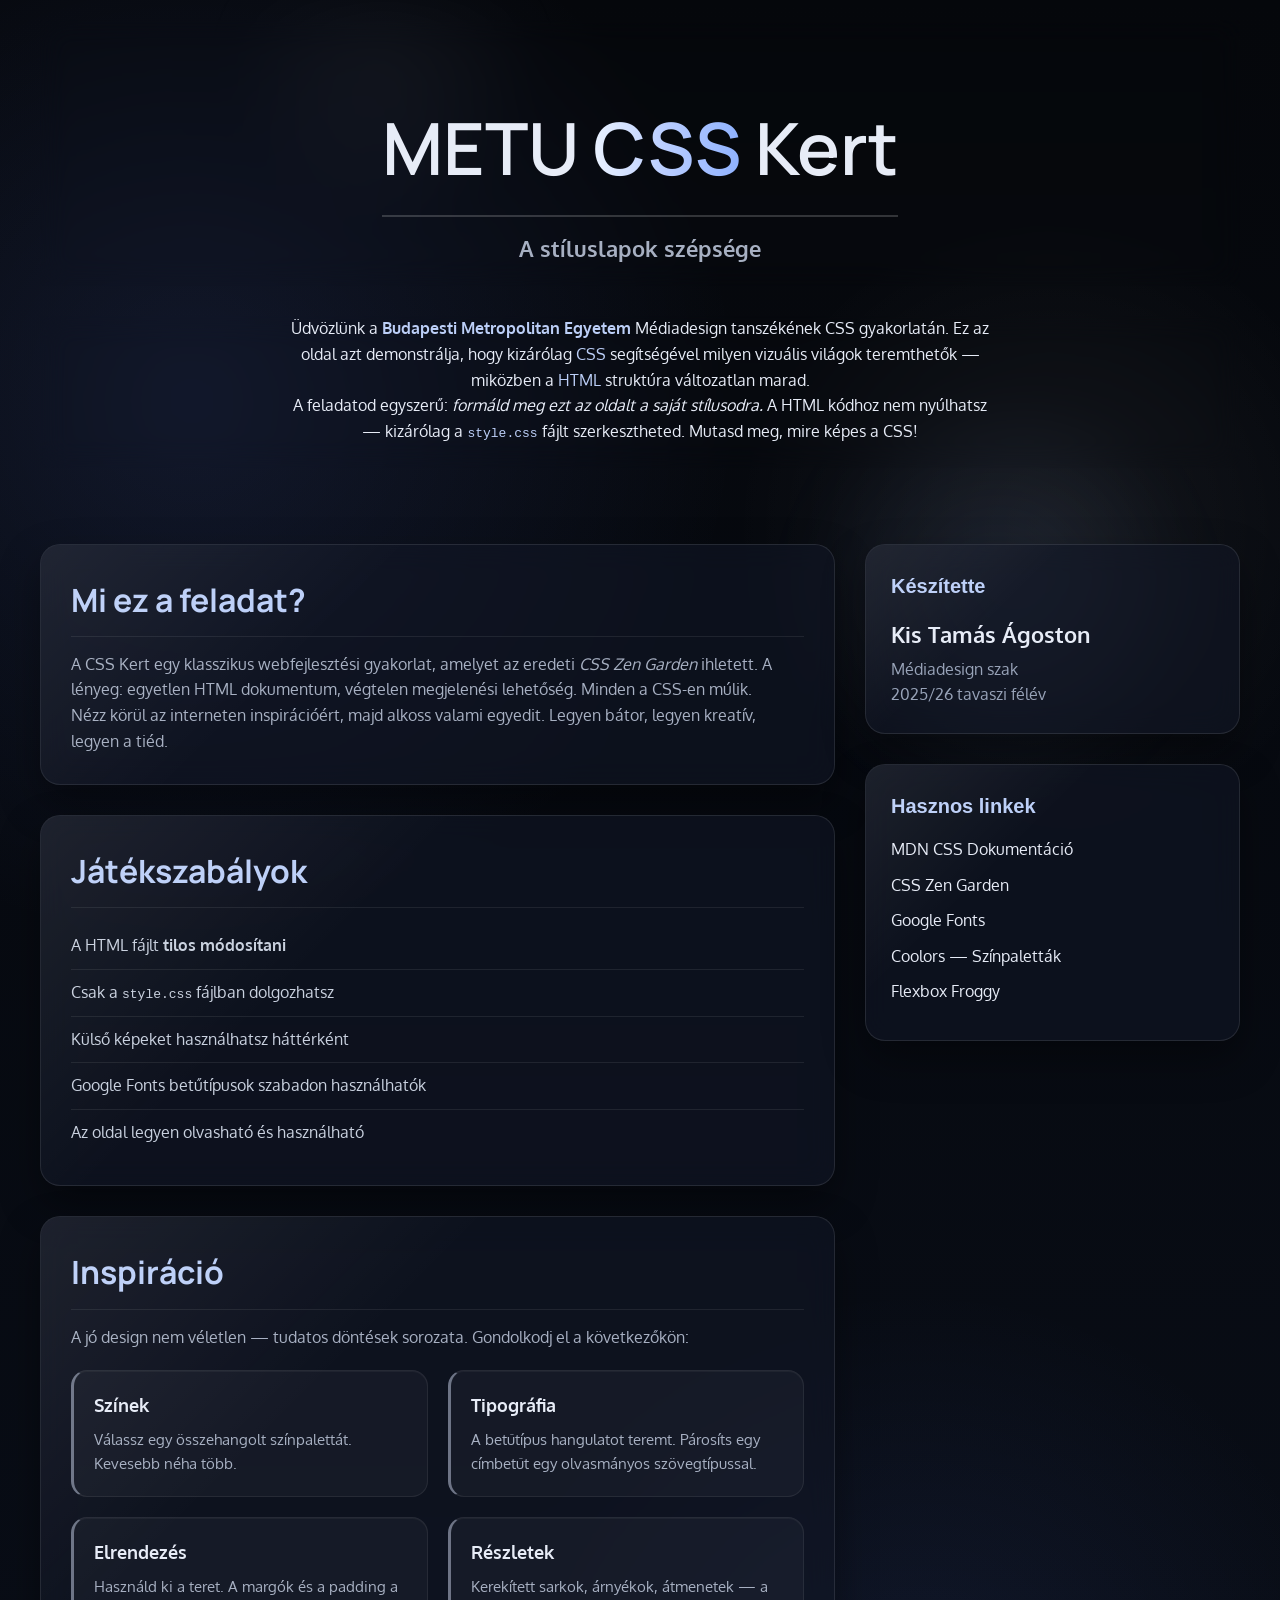
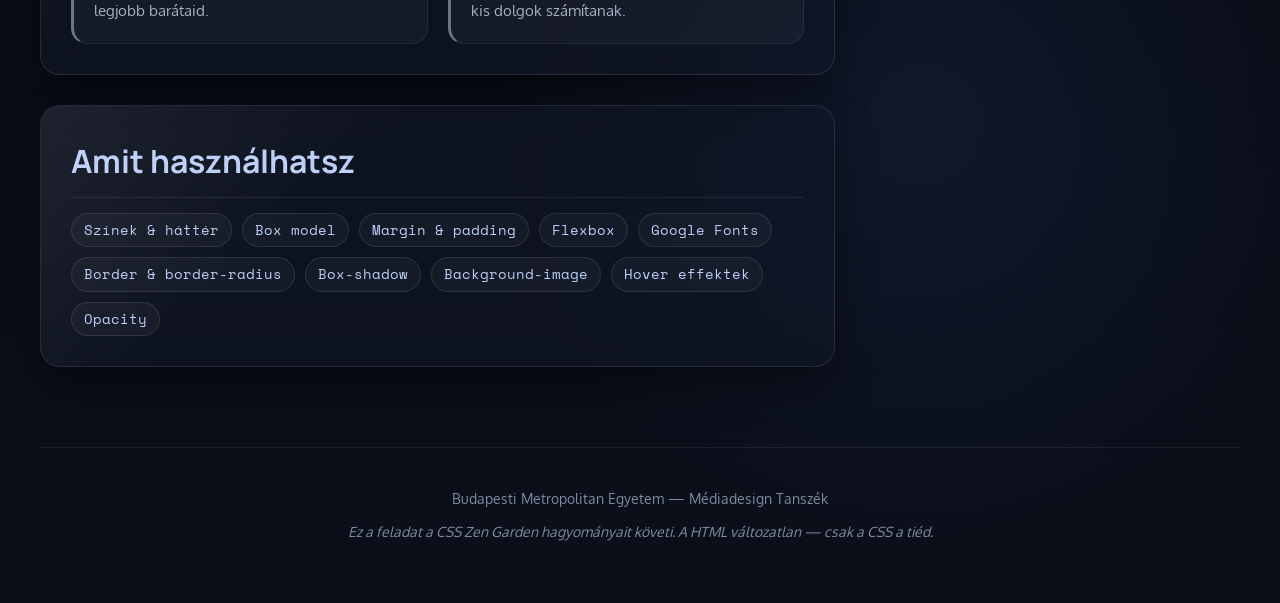
<file: index.html>
<!DOCTYPE html>
<html lang="hu">
<head>
    <meta charset="UTF-8">
    <meta name="viewport" content="width=device-width, initial-scale=1.0">
    <title>METU CSS Kert — A CSS szépsége</title>
    <link rel="stylesheet" href="style.css">
    <link rel="preconnect" href="https://fonts.googleapis.com">
<link rel="preconnect" href="https://fonts.gstatic.com" crossorigin>
<link href="https://fonts.googleapis.com/css2?family=Manrope:wght@400;600;700;800&family=Oxygen:wght@300;400;700&family=Space+Mono:wght@400;700&display=swap" rel="stylesheet"></head>
<body id="metu-css-kert">

    <div class="oldal-keret">

        <!-- FEJLÉC -->
        <header class="fejlec" role="banner">
            <h1 class="fooldal-cim">METU <span class="kiemeles">CSS</span> Kert</h1>
            <h2 class="alcim">A stíluslapok szépsége</h2>
        </header>

        <!-- BEVEZETŐ SZEKCIÓ -->
        <section class="bevezeto" id="intro">
            <div class="bevezeto-szoveg">
                <p>Üdvözlünk a <strong>Budapesti Metropolitan Egyetem</strong> Médiadesign tanszékének CSS gyakorlatán. Ez az oldal azt demonstrálja, hogy kizárólag <abbr title="Cascading Style Sheets">CSS</abbr> segítségével milyen vizuális világok teremthetők — miközben a <abbr title="HyperText Markup Language">HTML</abbr> struktúra változatlan marad.</p>
                <p>A feladatod egyszerű: <em>formáld meg ezt az oldalt a saját stílusodra.</em> A HTML kódhoz nem nyúlhatsz — kizárólag a <code>style.css</code> fájlt szerkesztheted. Mutasd meg, mire képes a CSS!</p>
            </div>
        </section>

        <!-- FŐ TARTALOM -->
        <main class="tartalom" role="main">

            <!-- MI EZ? -->
            <article class="kartya" id="mi-ez">
                <h3 class="kartya-cim">Mi ez a feladat?</h3>
                <p>A CSS Kert egy klasszikus webfejlesztési gyakorlat, amelyet az eredeti <cite>CSS Zen Garden</cite> ihletett. A lényeg: egyetlen HTML dokumentum, végtelen megjelenési lehetőség. Minden a CSS-en múlik.</p>
                <p>Nézz körül az interneten inspirációért, majd alkoss valami egyedit. Legyen bátor, legyen kreatív, legyen a tiéd.</p>
            </article>

            <!-- SZABÁLYOK -->
            <article class="kartya" id="szabalyok">
                <h3 class="kartya-cim">Játékszabályok</h3>
                <ul class="szabaly-lista">
                    <li class="szabaly">A HTML fájlt <strong>tilos módosítani</strong></li>
                    <li class="szabaly">Csak a <code>style.css</code> fájlban dolgozhatsz</li>
                    <li class="szabaly">Külső képeket használhatsz háttérként</li>
                    <li class="szabaly">Google Fonts betűtípusok szabadon használhatók</li>
                    <li class="szabaly">Az oldal legyen olvasható és használható</li>
                </ul>
            </article>

            <!-- INSPIRÁCIÓ -->
            <article class="kartya" id="inspiracio">
                <h3 class="kartya-cim">Inspiráció</h3>
                <p>A jó design nem véletlen — tudatos döntések sorozata. Gondolkodj el a következőkön:</p>
                <div class="inspiracio-racsozat">
                    <div class="inspiracio-elem" id="szinek">
                        <h4>Színek</h4>
                        <p>Válassz egy összehangolt színpalettát. Kevesebb néha több.</p>
                    </div>
                    <div class="inspiracio-elem" id="tipografia">
                        <h4>Tipográfia</h4>
                        <p>A betűtípus hangulatot teremt. Párosíts egy címbetűt egy olvasmányos szövegtípussal.</p>
                    </div>
                    <div class="inspiracio-elem" id="elrendezes">
                        <h4>Elrendezés</h4>
                        <p>Használd ki a teret. A margók és a padding a legjobb barátaid.</p>
                    </div>
                    <div class="inspiracio-elem" id="reszletek">
                        <h4>Részletek</h4>
                        <p>Kerekített sarkok, árnyékok, átmenetek — a kis dolgok számítanak.</p>
                    </div>
                </div>
            </article>

            <!-- TECHNOLÓGIÁK -->
            <article class="kartya" id="technologiak">
                <h3 class="kartya-cim">Amit használhatsz</h3>
                <div class="tech-lista">
                    <span class="tech-badge">Színek &amp; háttér</span>
                    <span class="tech-badge">Box model</span>
                    <span class="tech-badge">Margin &amp; padding</span>
                    <span class="tech-badge">Flexbox</span>
                    <span class="tech-badge">Google Fonts</span>
                    <span class="tech-badge">Border &amp; border-radius</span>
                    <span class="tech-badge">Box-shadow</span>
                    <span class="tech-badge">Background-image</span>
                    <span class="tech-badge">Hover effektek</span>
                    <span class="tech-badge">Opacity</span>
                </div>
            </article>

        </main>

        <!-- OLDALSÁV -->
        <aside class="oldalsav" role="complementary">

            <div class="szerzo-info">
                <h3 class="oldalsav-cim">Készítette</h3>
                <p class="szerzo-nev">Kis Tamás Ágoston</p>
                <p class="szerzo-szak">Médiadesign szak</p>
                <p class="szerzo-ev">2025/26 tavaszi félév</p>
            </div>

            <div class="hasznos-linkek">
                <h3 class="oldalsav-cim">Hasznos linkek</h3>
                <nav role="navigation">
                    <ul class="link-lista">
                        <li><a href="https://developer.mozilla.org/en-US/docs/Web/CSS" class="kulso-link">MDN CSS Dokumentáció</a></li>
                        <li><a href="https://csszengarden.com/" class="kulso-link">CSS Zen Garden</a></li>
                        <li><a href="https://fonts.google.com/" class="kulso-link">Google Fonts</a></li>
                        <li><a href="https://coolors.co/" class="kulso-link">Coolors — Színpaletták</a></li>
                        <li><a href="https://flexboxfroggy.com/" class="kulso-link">Flexbox Froggy</a></li>
                    </ul>
                </nav>
            </div>

        </aside>

        <!-- LÁBLÉC -->
        <footer class="lablec" role="contentinfo">
            <p>Budapesti Metropolitan Egyetem — Médiadesign Tanszék</p>
            <p class="lablec-megjegyzes">Ez a feladat a <cite>CSS Zen Garden</cite> hagyományait követi. A HTML változatlan — csak a CSS a tiéd.</p>
        </footer>

    </div>

</body>
</html>
</file>
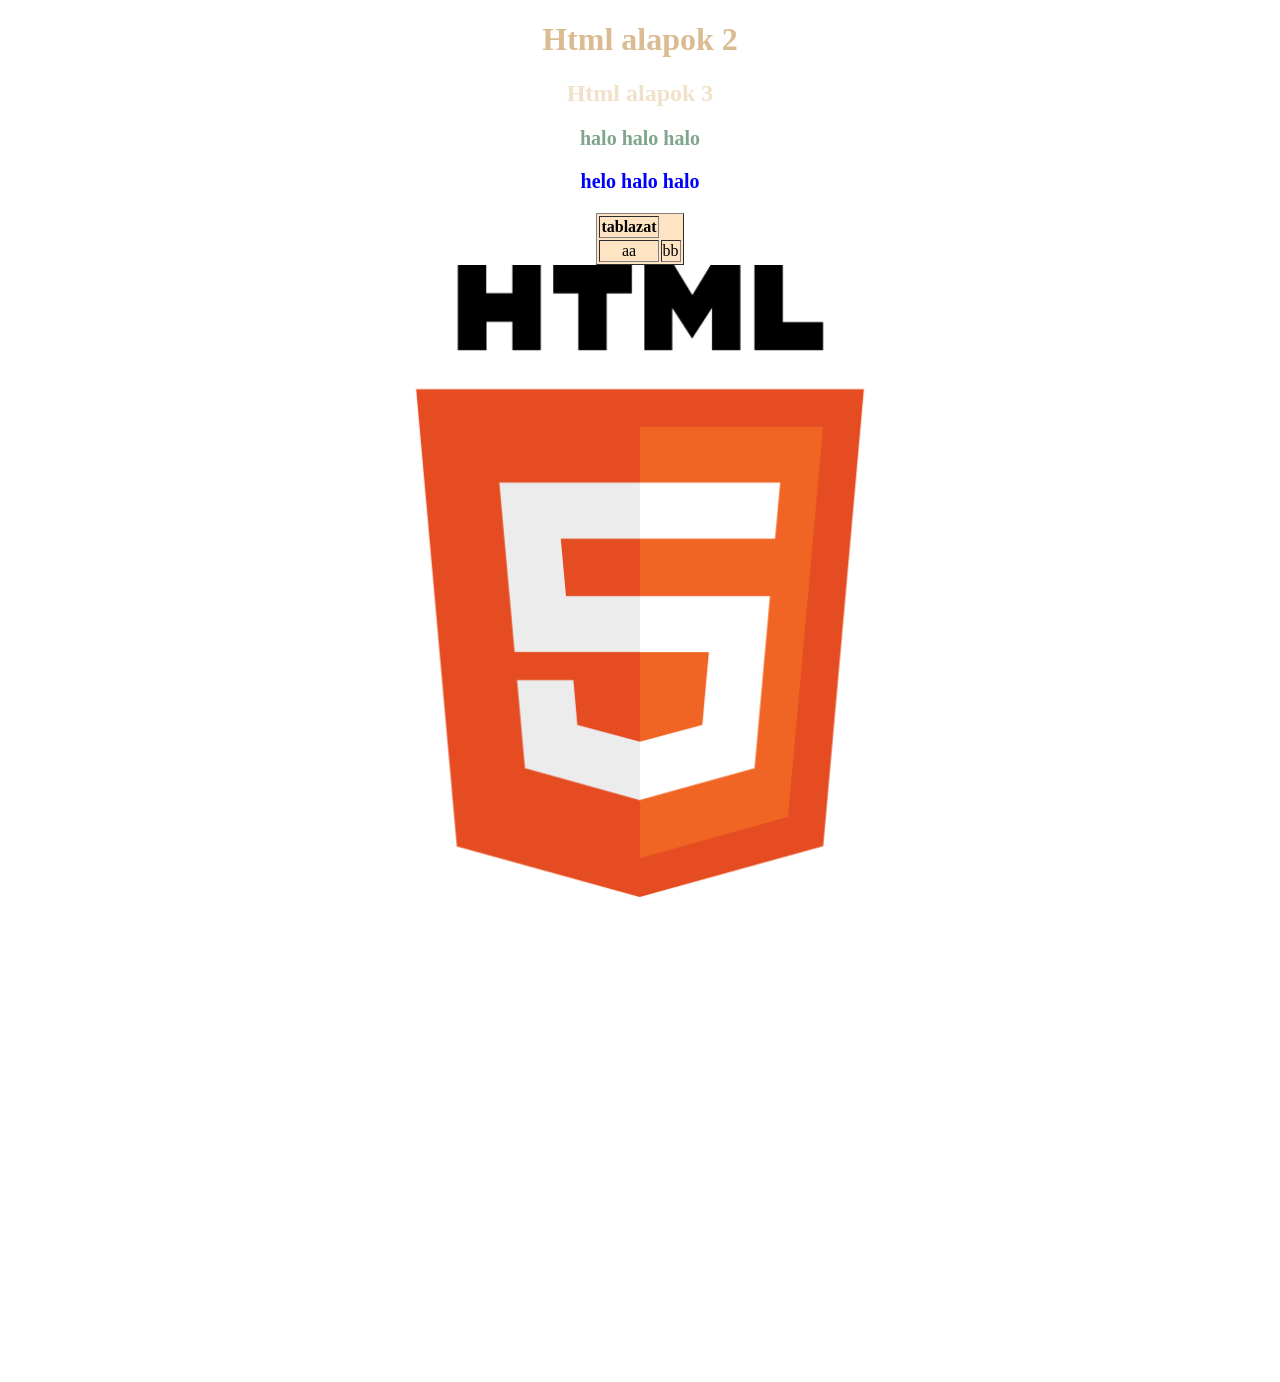
<file: regi/index.html>
<!DOCTYPE html>
<html lang="hu">
<head>
    <meta charset="UTF-8">
    <meta name="viewport" content="width=device-width, initial-scale=1.0">
    <title>halo</title>
    <style>
        body    {background-color: rgb(255, 255, 255);text-align: center;}
        h1      {color:rgb(219, 187, 146);}
        p       {color: rgb(127, 165, 140);font-size: 20px;font-weight: 900;}
        h2      {color:rgba(222, 184, 135, 0.438);}
        .egyedi {color: blue;}
        table{background-color: bisque;width: ;}
        div{display: block; }
        div.kep{}
        div.tablazat{;}
       
    </style>
</head>
<body>
    <h1>Html alapok 2</h1>

    <h2>Html alapok 3</h2>

    <p>halo halo halo</p>

    <p class="egyedi">helo halo halo</p>


    <div class="tablazat">
        <table border="1" align="center">
        <thead>
            <tr>
            <th>tablazat</th>
            </tr>
        </thead>
        <tbody>
            <tr>
                <td>aa</td>
                <td>bb</td>
            </tr>
         </tbody>
        </table>
    </div>



    <div class="kep">
        <img src="./imgs/HTML5_logo_and_wordmark.svg.png" alt="" width="50%" >
     </div>


    <div>
        <video src="./vids/file_example_MP4_480_1_5MG.mp4"></video>
    </div>


    <div>
         <iframe width="560" height="315" src="https://www.youtube.com/embed/G4ZrD7IoFlo?si=lmw6Ap3sNV4gZOTF" title="YouTube video player" frameborder="0" allow="accelerometer; autoplay; clipboard-write; encrypted-media; gyroscope; picture-in-picture; web-share" referrerpolicy="strict-origin-when-cross-origin" allowfullscreen></iframe>
    </div>
    
    
    
   
    
</body>
</html>
</file>
<file: style.css>
/* ============================================
   METU CSS KERT — Starter Stíluslap
   ============================================
   
   Ez a te vásznod! Csak ezt a fájlt szerkesztheted.
   A HTML kódhoz NE NYÚLJ.
   
   Tippek:
   - Használj Google Fonts-ot: https://fonts.google.com/
     Példa: @import url('https://fonts.googleapis.com/css2?family=Poppins:wght@400;700&display=swap');
   - Színpaletta generátor: https://coolors.co/
   - CSS referencia: https://developer.mozilla.org/en-US/docs/Web/CSS
   
   Sok sikert! 🎨
   ============================================ */


/* --- GOOGLE FONTS IMPORTÁLÁS ---
   Cseréld ki a saját választásodra!
   -------------------------------- */
/* @import url('https://fonts.googleapis.com/css2?family=VALASZD+KI&display=swap'); */


/* --- ALAP BEÁLLÍTÁSOK --- */
:root {
    --hatter-szin: #05070b;
    --hatter-szin-mely: #0a0f1a;
    --szoveg-szin: #e7ecf7;
    --masodlagos-szoveg: #a7b0c2;
    --kiemelo-szin: #bccff8;
    --kartya-hatter: rgba(18, 24, 38, 0.58);
    --kartya-hatter-eros: rgba(12, 16, 28, 0.76);
    --szegely-szin: rgba(255, 255, 255, 0.10);
    --arnyek: 0 18px 40px rgba(0, 0, 0, 0.38);
    --feny: rgba(170, 198, 255, 0.16);
}

* {
    margin: 0;
    padding: 0;
    box-sizing: border-box;
}

body {
    background:
        radial-gradient(circle at 15% 18%, rgba(104, 136, 255, 0.12), transparent 26%),
        radial-gradient(circle at 82% 24%, rgba(255, 255, 255, 0.06), transparent 16%),
        radial-gradient(circle at 72% 78%, rgba(99, 133, 255, 0.09), transparent 22%),
        linear-gradient(180deg, var(--hatter-szin) 0%, var(--hatter-szin-mely) 100%);
    color: var(--szoveg-szin);
    font-family: "Oxygen", sans-serif;
    line-height: 1.6;
    padding: 20px;
    min-height: 100vh;
    position: relative;
}

body::before {
    content: "";
    position: fixed;
    inset: 0;
    pointer-events: none;
    background:
        radial-gradient(circle at 78% 66%, rgba(145, 182, 255, 0.10), transparent 18%),
        radial-gradient(circle at 30% 8%, rgba(255, 255, 255, 0.04), transparent 14%);
    filter: blur(28px);
}

/* --- OLDAL KERET --- */
.oldal-keret {
    max-width: 1200px;
    margin: 0 auto;
    display: flex;
    flex-wrap: wrap;
    gap: 30px;
    position: relative;
    z-index: 1;
}

/* --- KÖZÖS PANEL STÍLUS --- */
.fejlec,
.bevezeto,
.kartya,
.szerzo-info,
.hasznos-linkek {
    background: var(--kartya-hatter);
    border: 1px solid var(--szegely-szin);
    box-shadow: var(--arnyek);
    backdrop-filter: blur(14px);
    -webkit-backdrop-filter: blur(14px);
}

/* --- FEJLÉC --- */
.fejlec {
    width: 100%;
    text-align: center;
    padding: 70px 20px 20px 20px;
    background: none;
    border: none;
    box-shadow: none;
}


.fooldal-cim {
    font-family: "Manrope", sans-serif;
    font-size: 72px;
    font-weight: 600;
    letter-spacing: px;
    margin-bottom: 14px;
    display: inline-block;
    padding-bottom: 10px;
    border-bottom: 2px solid rgba(255, 255, 255, 0.18);
}


.kiemeles {
    background: linear-gradient(90deg, #eaf2ff, #b8ccff, #8fb2ff);
    -webkit-background-clip: text;
    -webkit-text-fill-color: transparent;
}

.alcim {
    font-size: 22px;
    color: #a7b0c2;
    max-width: 700px;
    margin: 0 auto;
}


/* --- BEVEZETŐ --- */
.bevezeto {
    width: 100%;
    text-align: center;
    margin-bottom: 45px;
    padding: 0 30px;
    background: none;
    border: none;
    box-shadow: none;
}

.bevezeto-szoveg {
    max-width: 700px;
    margin: 0 auto;
    padding-bottom: 24px;
}

.bevezeto strong,
.bevezeto abbr,
.bevezeto code {
    color: var(--kiemelo-szin);
    text-decoration: none;
}

.tartalom {
    flex: 1 1 65%;
}

.oldalsav {
    flex: 1 1 30%;
}

/* --- KÁRTYÁK (a fő tartalom elemei) --- */
.kartya {
    background: var(--kartya-hatter);
    padding: 30px;
    margin-bottom: 30px;
    border-radius: 20px;
    border: 1px solid var(--szegely-szin);
    box-shadow: var(--arnyek);
    transition: transform 0.3s ease, box-shadow 0.3s ease, border-color 0.3s ease;
    position: relative;
    overflow: hidden;
}

.kartya::before,
.szerzo-info::before,
.hasznos-linkek::before {
    content: "";
    position: absolute;
    inset: 0;
    background: linear-gradient(135deg, rgba(255,255,255,0.07), transparent 36%);
    pointer-events: none;
}

.kartya:hover {
    transform: translateY(-8px);
    box-shadow: 0 22px 42px rgba(0, 0, 0, 0.42);
    border-color: rgba(255, 255, 255, 0.16);
}

.kartya-cim {
    font-family: "manrope", sans-serif;
    font-size: 32px;
    color: var(--kiemelo-szin);
    margin-bottom: 15px;
    border-bottom: 1px solid rgba(255, 255, 255, 0.08);
    padding-bottom: 10px;
    
}

.kartya p {
    color: var(--masodlagos-szoveg);
}

/* --- SZABÁLYOK LISTA --- */
.szabaly-lista {
    list-style: none;
    padding: 0;
}

.szabaly {
    padding: 10px 0;
    border-bottom: 1px solid rgba(255, 255, 255, 0.08);
    color: #c9d1df;
}

.szabaly:last-child {
    border-bottom: none;
}


/* --- INSPIRÁCIÓ RÁCS --- */
.inspiracio-racsozat {
    display: flex;
    flex-wrap: wrap;
    gap: 20px;
    margin-top: 20px;
}

.inspiracio-elem {
    flex: 1 1 calc(50% - 20px);
    background: rgba(255, 255, 255, 0.035);
    padding: 20px;
    border-radius: 16px;
    border: 1px solid rgba(255, 255, 255, 0.08);
    border-left: 3px solid rgba(219, 230, 255, 0.45);
    box-shadow: inset 0 1px 0 rgba(255,255,255,0.04);
}

.inspiracio-elem h4 {
    color: var(--szoveg-szin);
    margin-bottom: 8px;
    font-size: 18px;
}

.inspiracio-elem p {
    font-size: 15px;
    color: var(--masodlagos-szoveg);
}


/* --- TECHNOLÓGIA BADGE-EK --- */
.tech-lista {
    display: flex;
    flex-wrap: wrap;
    gap: 10px;
    margin-top: 15px;
}

.tech-badge {
    background-color: rgba(255, 255, 255, 0.035);
    color: var(--kiemelo-szin);
    border: 1px solid rgba(255, 255, 255, 0.10);
    padding: 5px 12px;
    border-radius: 20px;
    font-size: 14px;
    font-family: "Space Mono", monospace;
    transition: all 0.3s ease;
}

.tech-badge:hover {
    background-color: rgba(219, 230, 255, 0.14);
    color: #ffffff;
    border-color: rgba(219, 230, 255, 0.20);
    cursor: default;
}


/* --- OLDALSÁV --- */
.szerzo-info,
.hasznos-linkek {
    background: var(--kartya-hatter);
    padding: 25px;
    border-radius: 20px;
    margin-bottom: 30px;
    border: 1px solid var(--szegely-szin);
    transition: transform 0.3s ease, box-shadow 0.3s ease, border-color 0.3s ease;
    position: relative;
    overflow: hidden;
}

.szerzo-info:hover,
.hasznos-linkek:hover {
    transform: translateY(-4px);
    box-shadow: 0 20px 38px rgba(0, 0, 0, 0.38);
    border-color: rgba(255, 255, 255, 0.15);
}

.oldalsav-cim {
    font-family: "Funnel Display", sans-serif;
    font-size: 20px;
    margin-bottom: 15px;
    color: var(--kiemelo-szin);
}

.szerzo-nev {
    font-size: 22px;
    font-weight: bold;
    margin-bottom: 5px;
}

.szerzo-szak,
.szerzo-ev {
    font-size: 16px;
    color: #98a3b8;
}

/* --- LINKEK --- */
.link-lista {
    list-style: none;
}

.link-lista li {
    margin-bottom: 10px;
}

.kulso-link {
    color: var(--szoveg-szin);
    text-decoration: none;
    font-size: 16px;
    transition: color 0.2s ease, opacity 0.2s ease;
}

.kulso-link:hover {
    color: var(--kiemelo-szin);
    text-decoration: underline;
}


/* --- LÁBLÉC --- */
.lablec {
    width: 100%;
    text-align: center;
    padding: 40px 20px;
    margin-top: 20px;
    color: #7f8aa0;
    font-size: 14px;
    border-top: 1px solid rgba(255, 255, 255, 0.08);
}

.lablec-megjegyzes {
    margin-top: 10px;
    font-style: italic;
}

   ---------------------------------------- */
</file>
